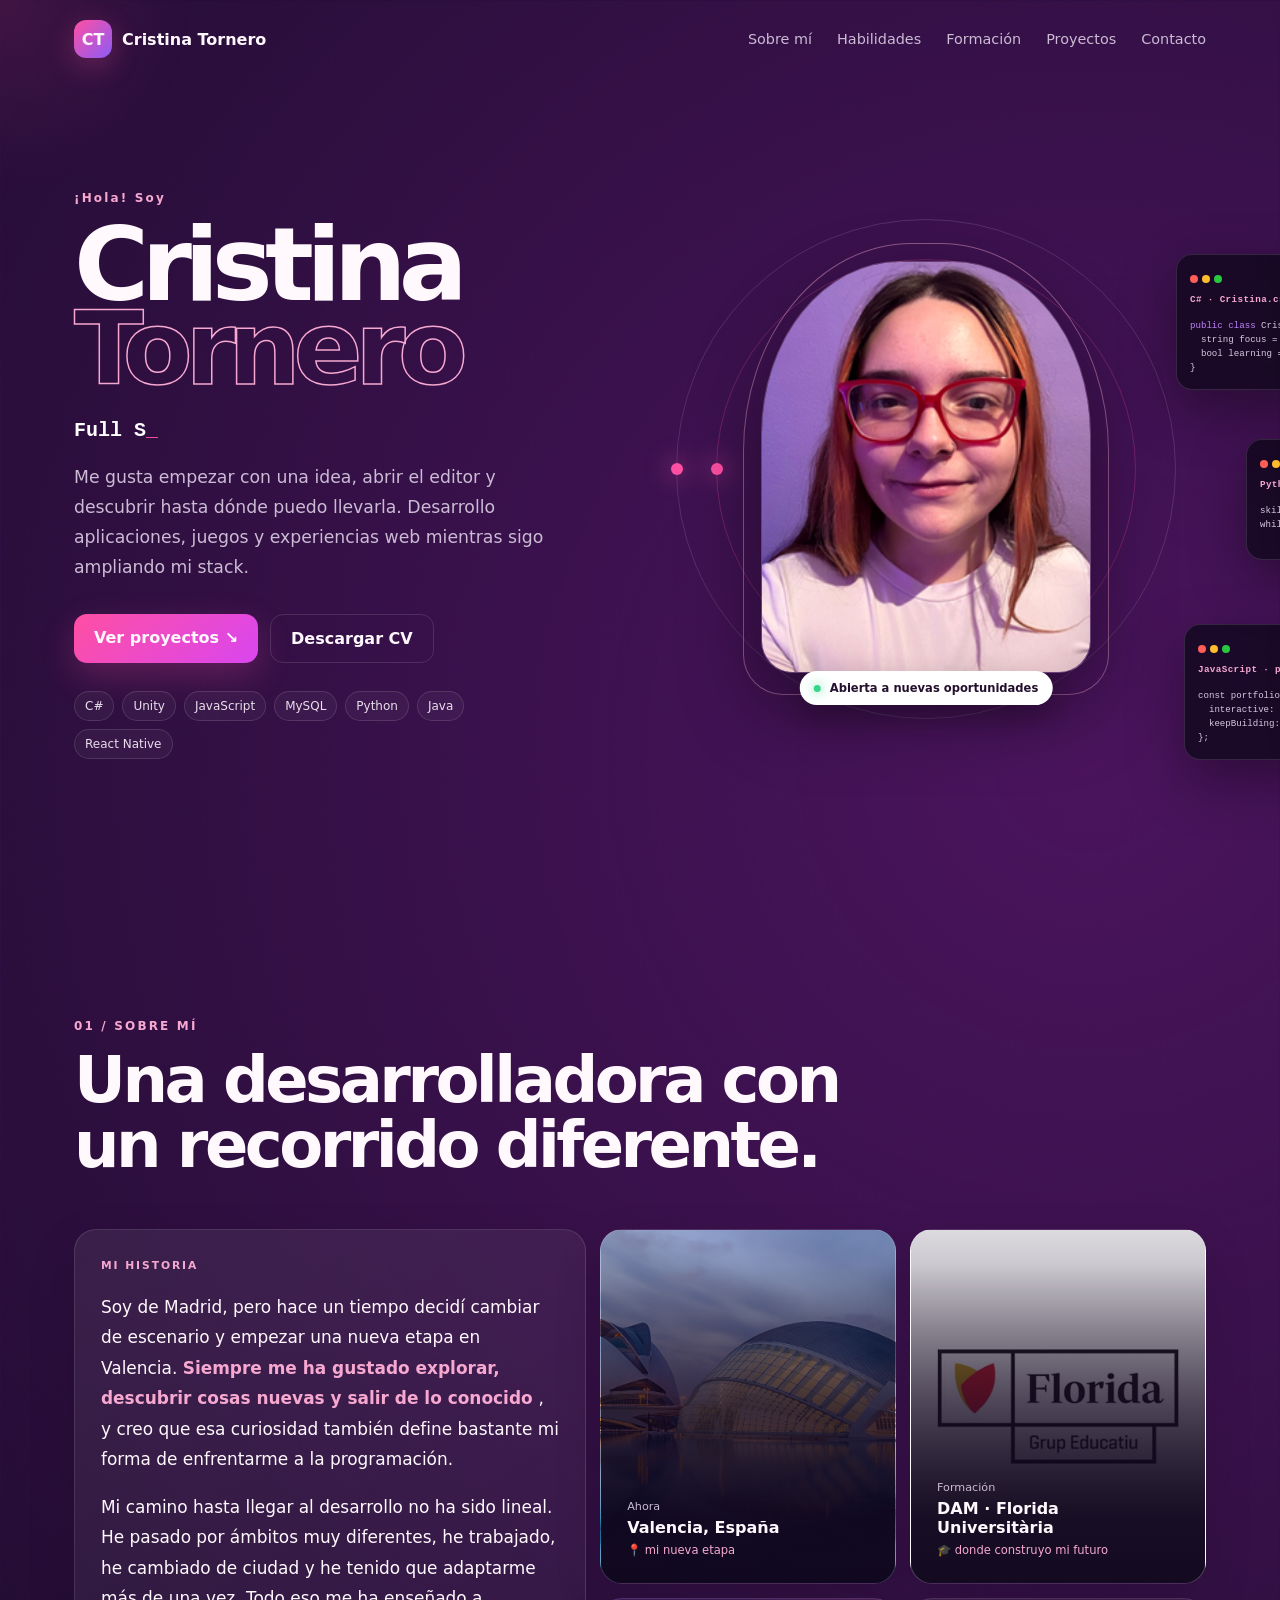
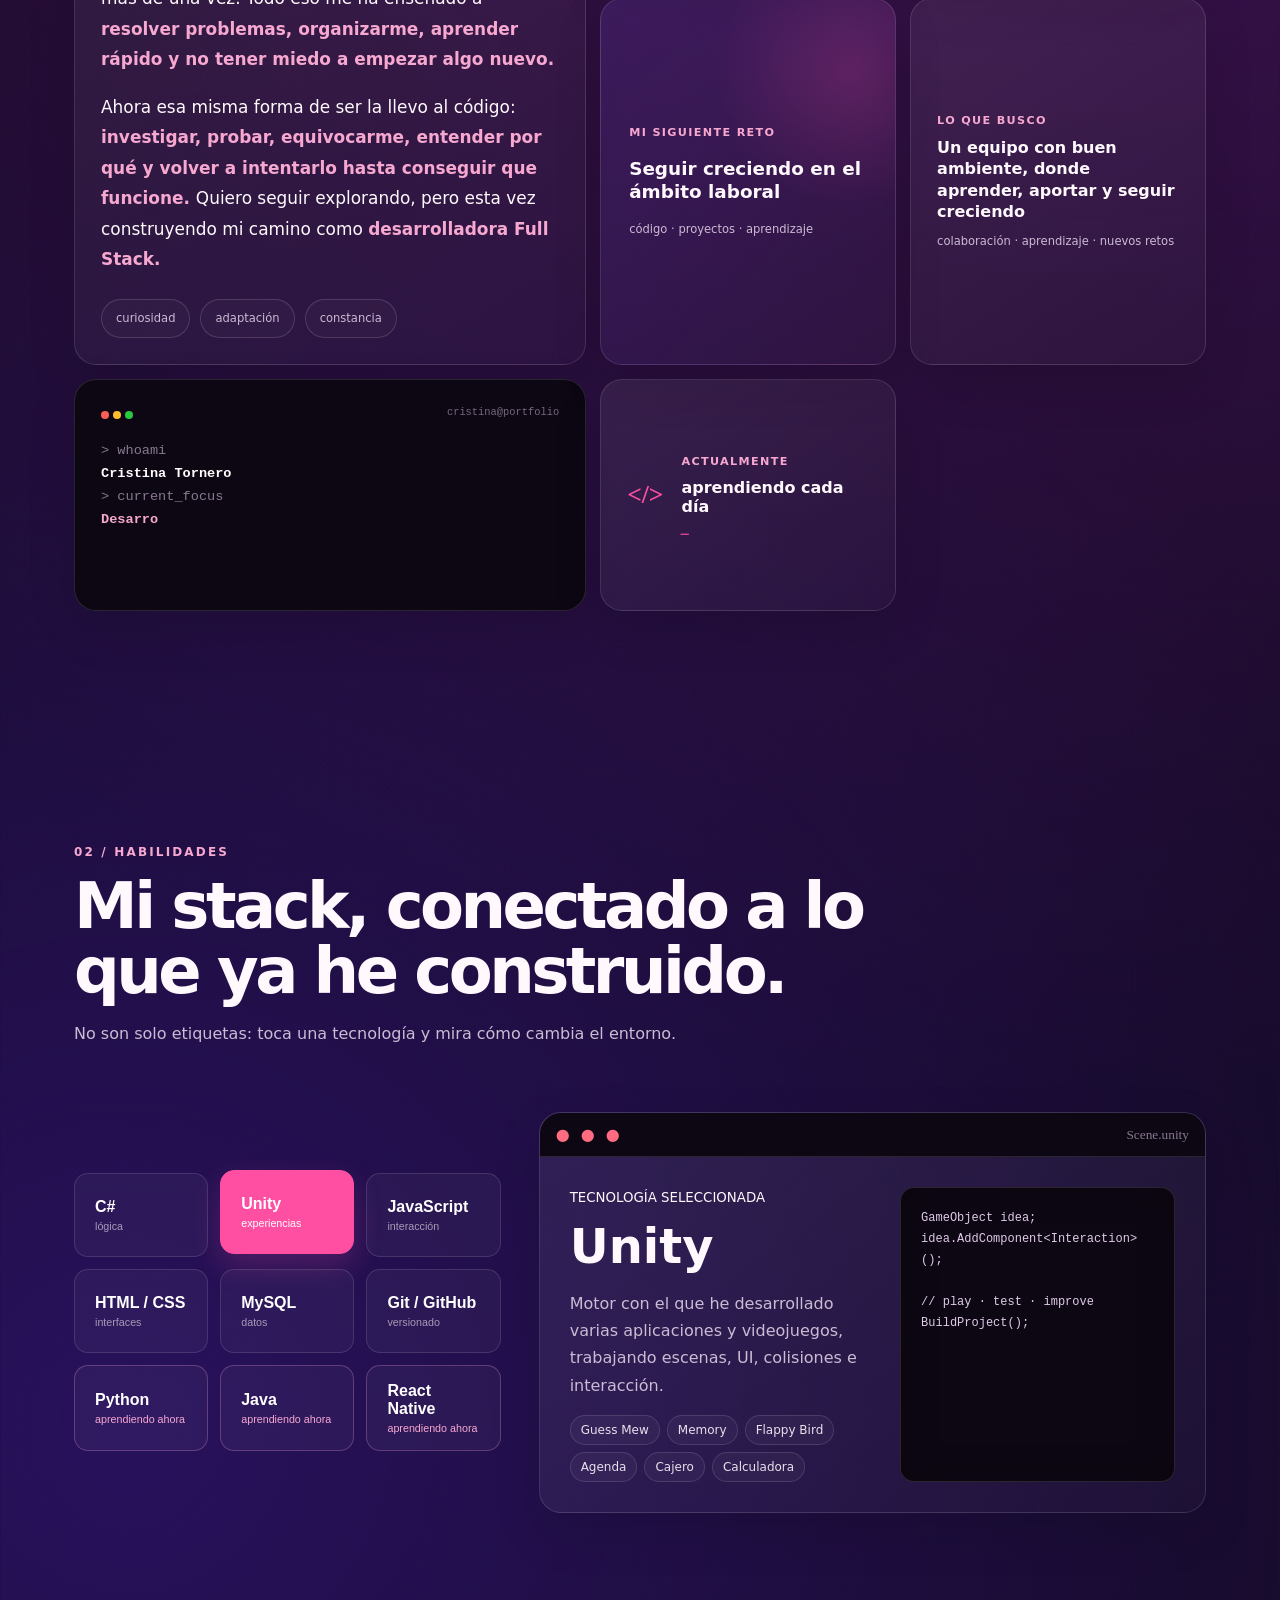
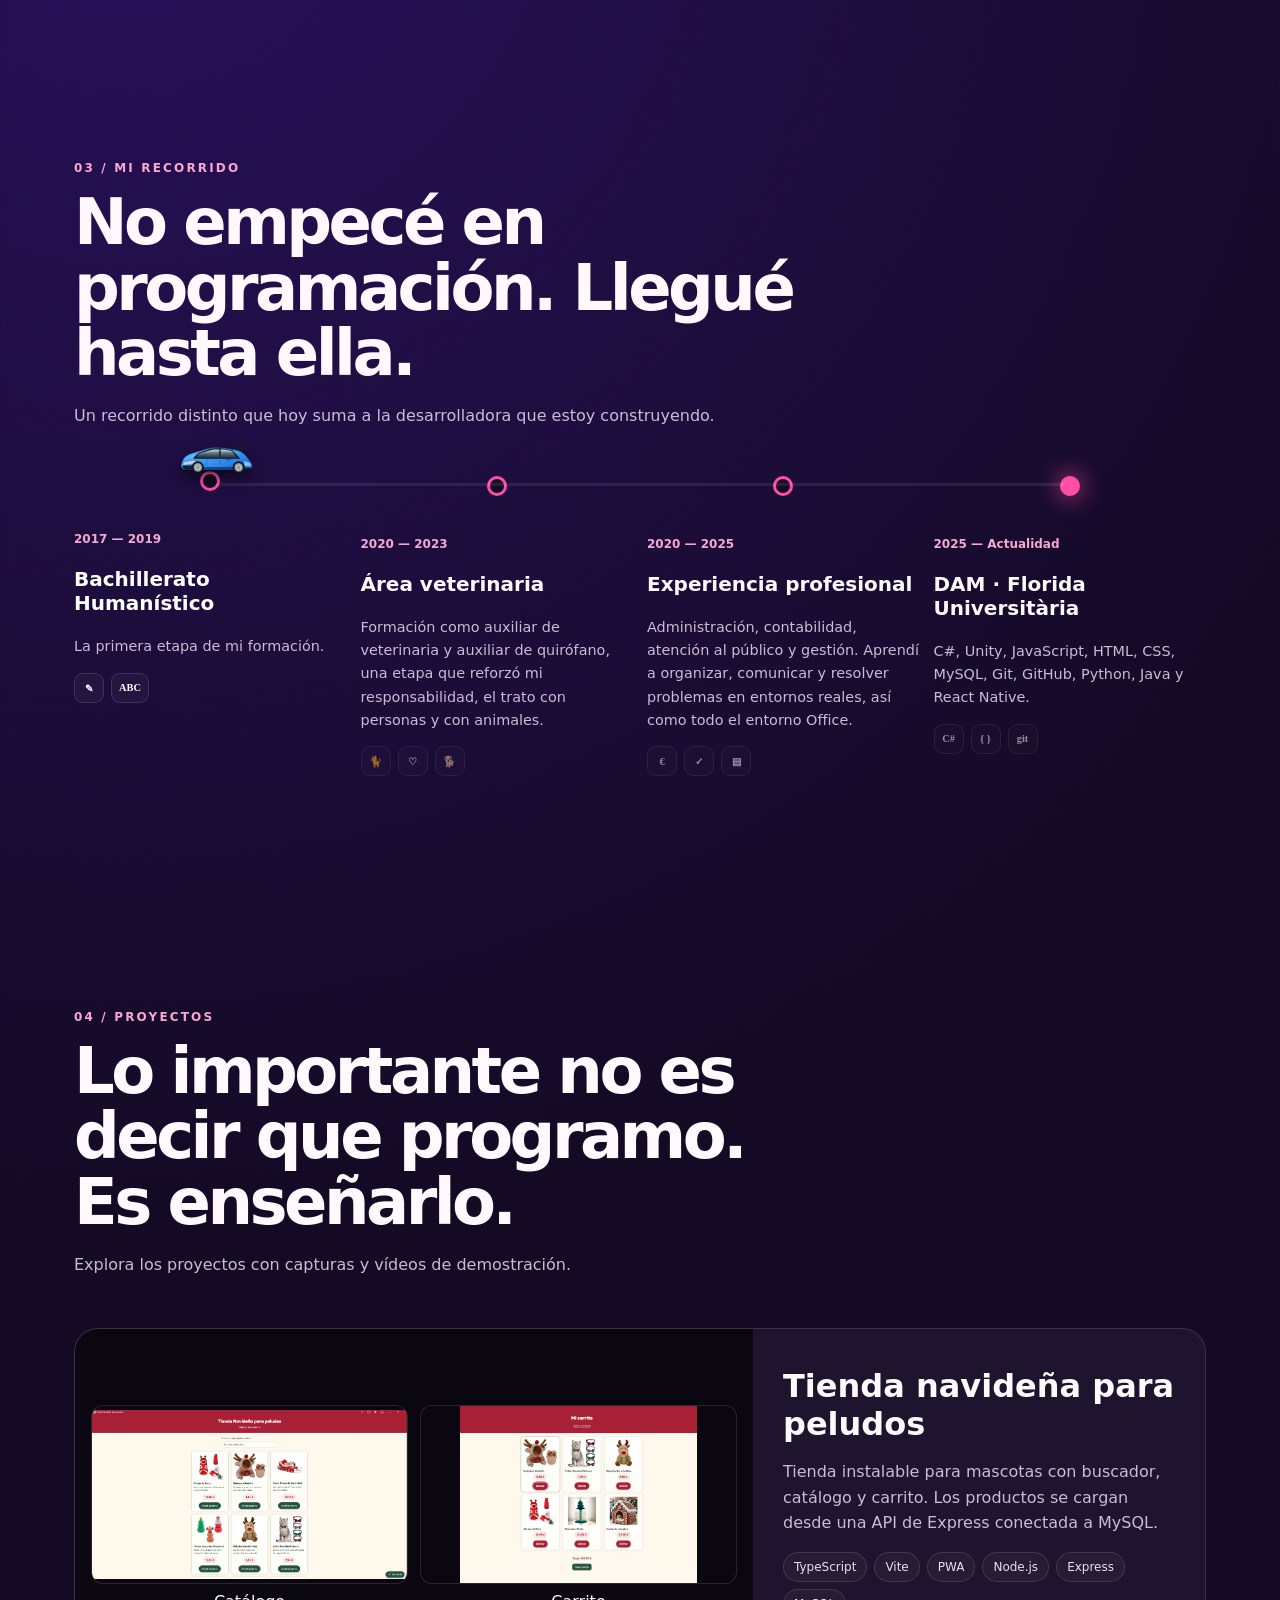
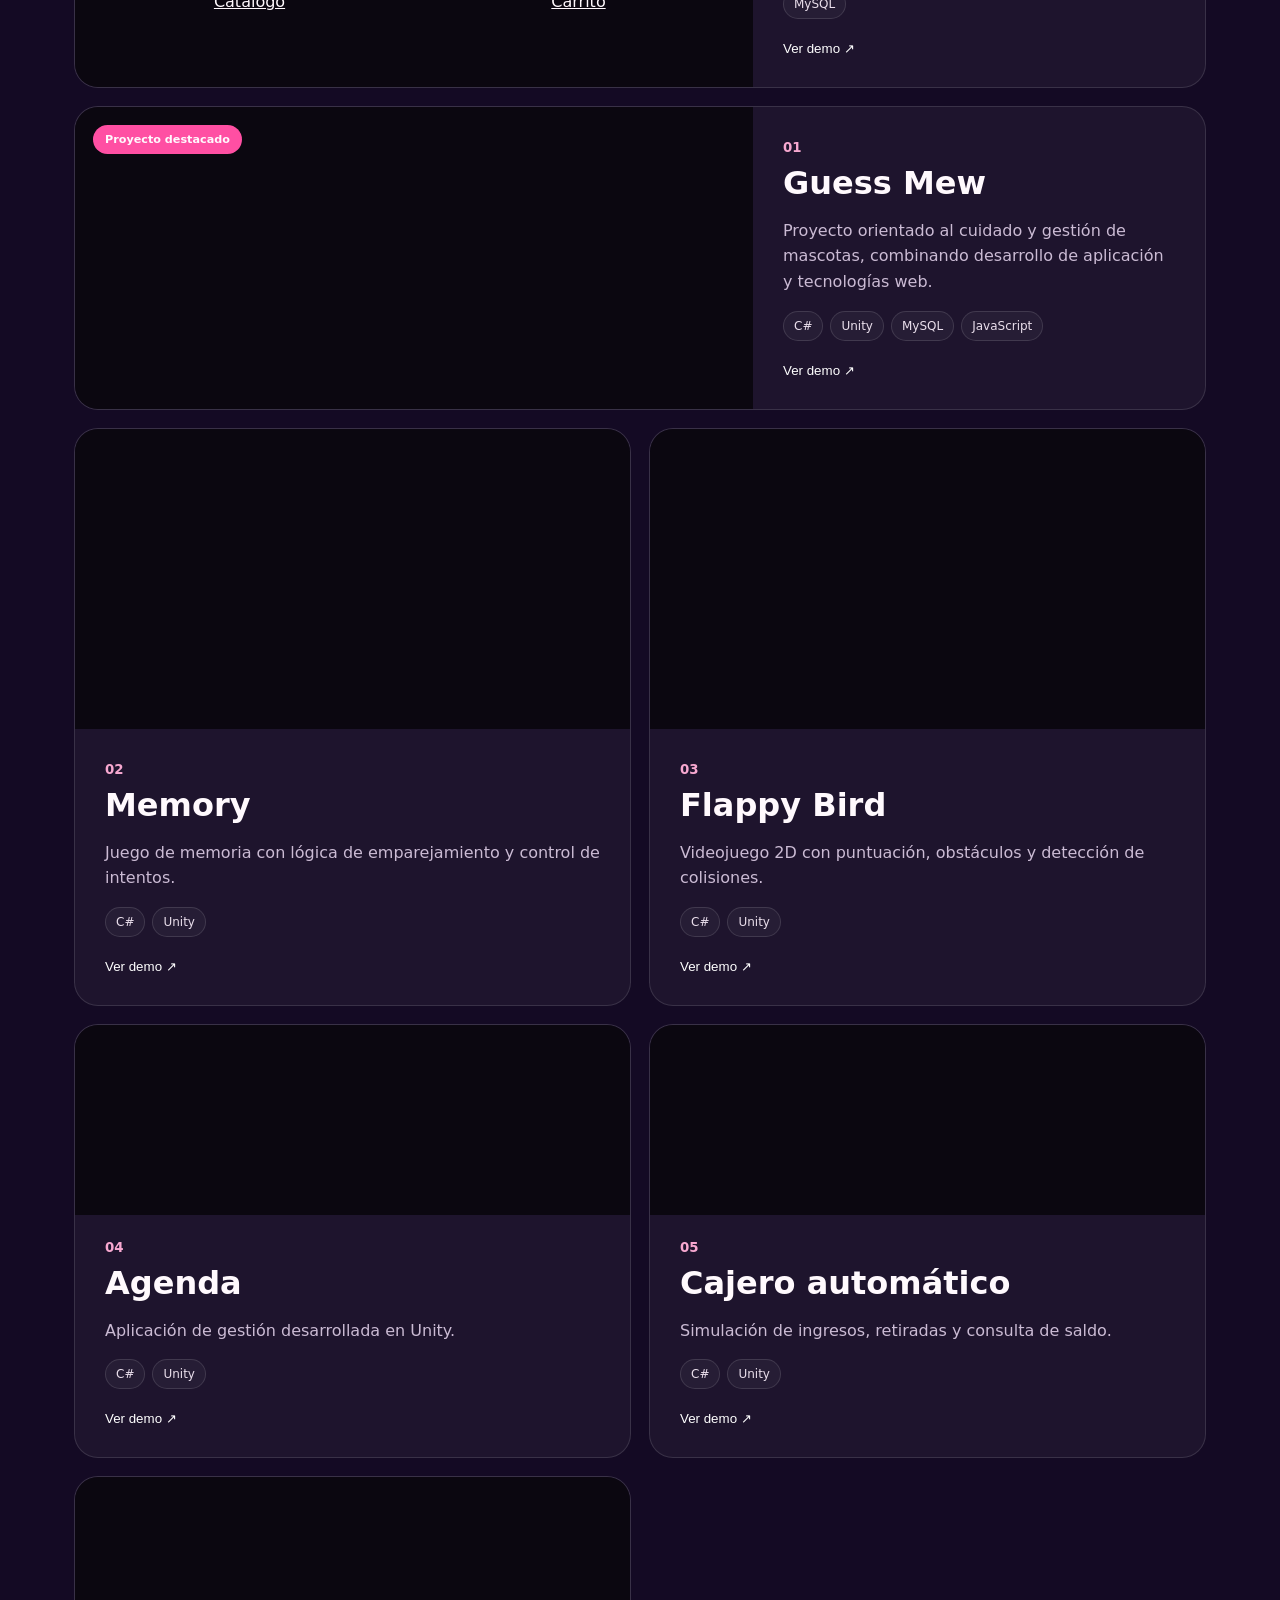
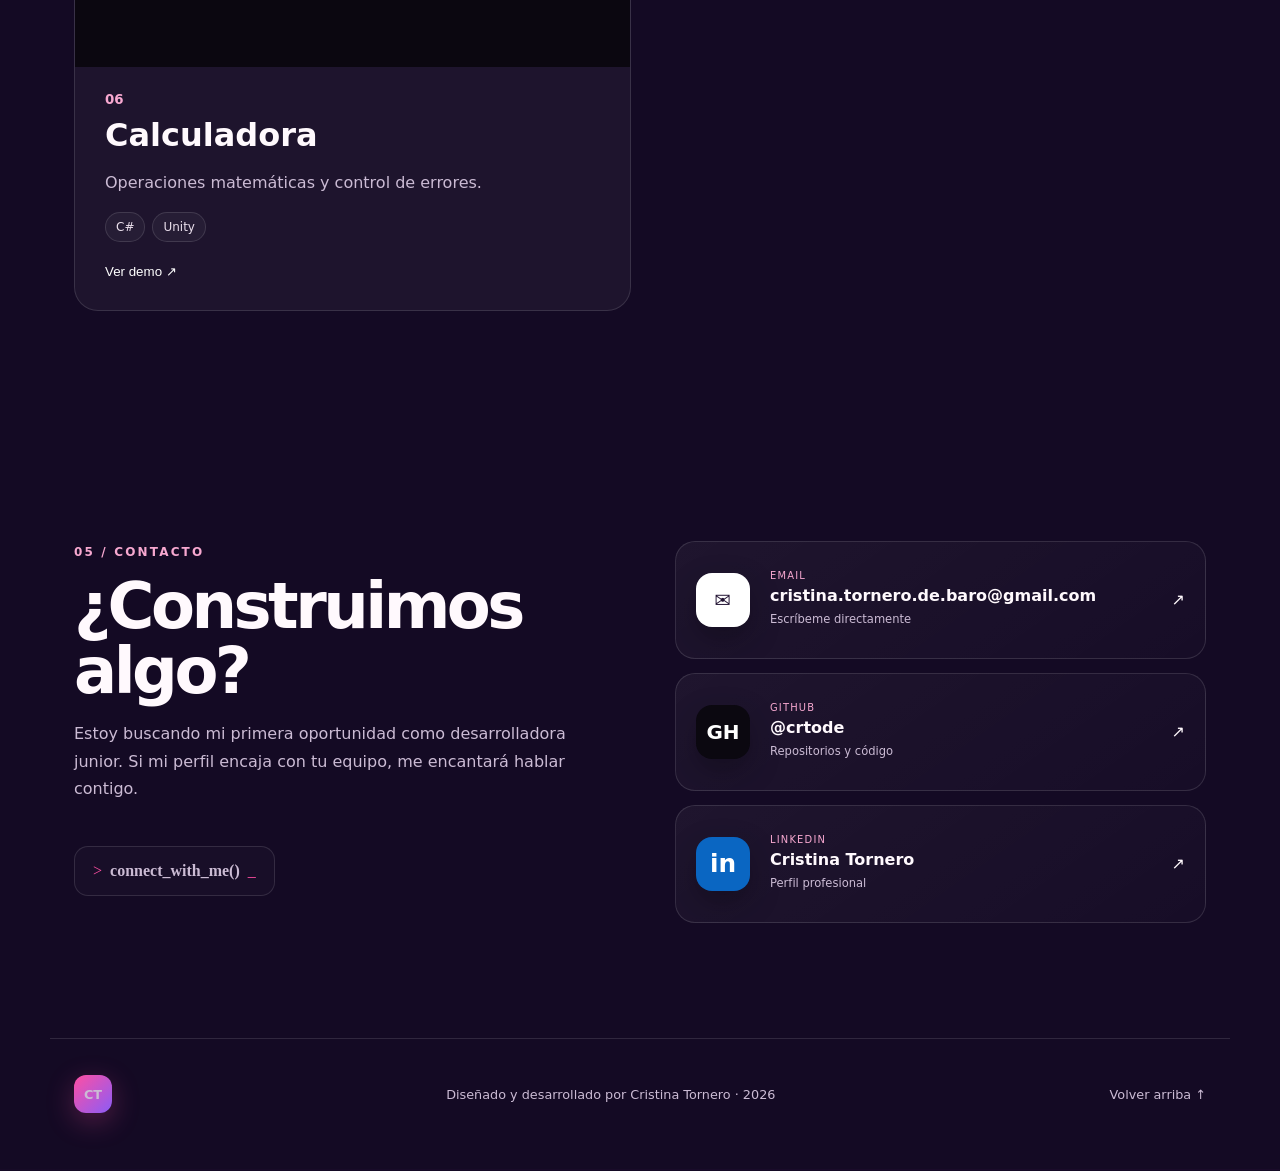
<file: portfolioWeb/index.html>
<!doctype html>
<html lang="es">
  <head>
    <meta charset="UTF-8" />
    <meta name="viewport" content="width=device-width,initial-scale=1" />
    <meta
      name="description"
      content="Portfolio de Cristina Tornero, estudiante de DAM y desarrolladora Full Stack."
    />
    <title>Cristina Tornero | Desarrolladora Full Stack</title>
    <link rel="stylesheet" href="estilos.css" />
  </head>
  <body>
    <div class="cursor-glow" aria-hidden="true"></div>
    <header class="site-header">
      <a class="brand" href="#inicio"><span>CT</span> Cristina Tornero</a
      ><button class="menu" aria-label="Abrir menú" aria-expanded="false">
        ☰
      </button>
      <nav>
        <a href="#sobre-mi">Sobre mí</a><a href="#habilidades">Habilidades</a
        ><a href="#formacion">Formación</a><a href="#proyectos">Proyectos</a
        ><a href="#contacto">Contacto</a>
      </nav>
    </header>
    <main>
      <section id="inicio" class="hero reveal">
        <div class="hero-copy">
          <p class="eyebrow">¡Hola! Soy</p>
          <h1>Cristina<br /><span>Tornero</span></h1>
          <p class="role">
            <span id="typed">Desarrolladora Full Stack</span
            ><span class="caret">_</span>
          </p>
          <p class="lead">
            Me gusta empezar con una idea, abrir el editor y descubrir hasta
            dónde puedo llevarla. Desarrollo aplicaciones, juegos y experiencias
            web mientras sigo ampliando mi stack.
          </p>
          <div class="actions">
            <a class="btn primary" href="#proyectos">Ver proyectos <b>↘</b></a
            ><a class="btn ghost" href="CV_CristinaTornero.pdf" target="_blank"
              >Descargar CV</a
            >
          </div>
          <div class="mini-stack">
            <span>C#</span><span>Unity</span><span>JavaScript</span
            ><span>MySQL</span><span>Python</span><span>Java</span
            ><span>React Native</span>
          </div>
        </div>
        <div class="hero-visual">
          <div class="orbit orbit-a"></div>
          <div class="orbit orbit-b"></div>
          <div class="photo-wrap tilt">
            <img src="FotoCris.png" alt="Cristina Tornero" /><span
              class="status"
              ><i></i> Abierta a nuevas oportunidades</span
            >
          </div>
          <div
            class="hero-code-stack"
            aria-label="Tecnologías que forman parte de mi aprendizaje"
          >
            <div class="code-card code-csharp float">
              <i></i><i></i><i></i><small>C# · Cristina.cs</small>
              <pre><code><em>public class</em> Cristina {
  string focus = <strong>"crear"</strong>;
  bool learning = <strong>true</strong>;
}</code></pre>
            </div>
            <div class="code-card code-python float">
              <i></i><i></i><i></i><small>Python · learning.py</small>
              <pre><code>skills = [<strong>"lógica"</strong>, <strong>"práctica"</strong>]
while learning:
    skills.append(<strong>"Python"</strong>)</code></pre>
            </div>
            <div class="code-card code-js float">
              <i></i><i></i><i></i><small>JavaScript · portfolio.js</small>
              <pre><code>const portfolio = {
  interactive: <strong>true</strong>,
  keepBuilding: <strong>true</strong>
};</code></pre>
            </div>
          </div>
        </div>
      </section>
      <section id="sobre-mi" class="section reveal">
        <div class="section-head">
          <span>01 / SOBRE MÍ</span>
          <h2>Una desarrolladora con un recorrido diferente.</h2>
        </div>

        <div class="about-grid">
          <article class="glass big">
            <span class="card-kicker">MI HISTORIA</span>

            <p>
              Soy de Madrid, pero hace un tiempo decidí cambiar de escenario y
              empezar una nueva etapa en Valencia.
              <strong>
                Siempre me ha gustado explorar, descubrir cosas nuevas y salir
                de lo conocido </strong
              >, y creo que esa curiosidad también define bastante mi forma de
              enfrentarme a la programación.
            </p>

            <p>
              Mi camino hasta llegar al desarrollo no ha sido lineal. He pasado
              por ámbitos muy diferentes, he trabajado, he cambiado de ciudad y
              he tenido que adaptarme más de una vez. Todo eso me ha enseñado a
              <strong>
                resolver problemas, organizarme, aprender rápido y no tener
                miedo a empezar algo nuevo.
              </strong>
            </p>

            <p>
              Ahora esa misma forma de ser la llevo al código:
              <strong>
                investigar, probar, equivocarme, entender por qué y volver a
                intentarlo hasta conseguir que funcione.
              </strong>
              Quiero seguir explorando, pero esta vez construyendo mi camino
              como
              <strong>desarrolladora Full Stack.</strong>
            </p>

            <div class="about-tags">
              <span>curiosidad</span>
              <span>adaptación</span>
              <span>constancia</span>
            </div>
          </article>
          <article class="glass fact visual-card valencia-card">
            <div class="fact-content">
              <small>Ahora</small>
              <b>Valencia, España</b>
              <span>📍 mi nueva etapa</span>
            </div>
          </article>
          <article class="glass fact visual-card campus-card">
            <div class="fact-content">
              <small>Formación</small>
              <b>DAM · Florida Universitària</b>
              <span>🎓 donde construyo mi futuro</span>
            </div>
          </article>
          <article class="glass fact goal-card">
            <small>Mi siguiente reto</small>
            <b>Seguir creciendo en el ámbito laboral</b>
            <span>código · proyectos · aprendizaje</span>
          </article>
          <article class="glass fact looking-card">
            <div>
              <small>Lo que busco</small>
              <b
                >Un equipo con buen ambiente, donde aprender, aportar y seguir
                creciendo</b
              >
              <em>colaboración · aprendizaje · nuevos retos</em>
            </div>
          </article>
          <article class="glass terminal terminal-live">
            <div class="terminal-top">
              <span></span><span></span><span></span
              ><small>cristina@portfolio</small>
            </div>
            <div
              id="about-terminal"
              class="typing-terminal"
              aria-live="polite"
            ></div>
          </article>
          <article class="mini-code glass">
            <span>&lt;/&gt;</span>
            <div>
              <small>Actualmente</small
              ><b id="mini-typed">construyendo proyectos</b
              ><i class="caret">_</i>
            </div>
          </article>
        </div>
      </section>

      <section id="habilidades" class="section reveal">
        <div class="section-head">
          <span>02 / HABILIDADES</span>
          <h2>Mi stack, conectado a lo que ya he construido.</h2>
          <p>
            No son solo etiquetas: toca una tecnología y mira cómo cambia el
            entorno.
          </p>
        </div>
        <div class="skills-stage">
          <div class="skill-cloud" role="list">
            <button class="skill-chip active" data-skill="C#">
              <b>C#</b><small>lógica</small></button
            ><button class="skill-chip" data-skill="Unity">
              <b>Unity</b><small>experiencias</small></button
            ><button class="skill-chip" data-skill="JavaScript">
              <b>JavaScript</b><small>interacción</small></button
            ><button class="skill-chip" data-skill="HTML / CSS">
              <b>HTML / CSS</b><small>interfaces</small></button
            ><button class="skill-chip" data-skill="MySQL">
              <b>MySQL</b><small>datos</small></button
            ><button class="skill-chip" data-skill="Git / GitHub">
              <b>Git / GitHub</b><small>versionado</small></button
            ><button class="skill-chip learning" data-skill="Python">
              <b>Python</b><small>aprendiendo ahora</small></button
            ><button class="skill-chip learning" data-skill="Java">
              <b>Java</b><small>aprendiendo ahora</small></button
            ><button class="skill-chip learning" data-skill="React Native">
              <b>React Native</b><small>aprendiendo ahora</small>
            </button>
          </div>
          <div class="skill-console glass">
            <div class="console-head">
              <span>● ● ●</span><small id="skill-file">Cristina.cs</small>
            </div>
            <div class="skill-main">
              <div>
                <small>TECNOLOGÍA SELECCIONADA</small>
                <h3 id="skill-title">C#</h3>
                <p id="skill-text">
                  Mi lenguaje principal en los proyectos desarrollados con
                  Unity. Lo he usado para lógica, interacción, estados y
                  mecánicas.
                </p>
                <div id="skill-projects" class="tags">
                  <span>Guess Mew</span><span>Memory</span
                  ><span>Flappy bird</span><span>Agenda</span><span>Cajero</span
                  ><span>Calculadora</span>
                </div>
              </div>
              <pre id="skill-code"><code>public class Cristina : Developer {
  string language = "C#";
  bool building = true;
}</code></pre>
            </div>
          </div>
        </div>
      </section>

      <section id="formacion" class="section reveal">
        <div class="section-head">
          <span>03 / MI RECORRIDO</span>
          <h2>No empecé en programación. Llegué hasta ella.</h2>
          <p>
            Un recorrido distinto que hoy suma a la desarrolladora que estoy
            construyendo.
          </p>
        </div>
        <div class="journey-wrap">
          <div class="journey-line">
            <div class="journey-progress"></div>
            <div class="car" aria-hidden="true">
              <img src="ford-focus-illustration.svg" alt="" />
            </div>
          </div>
          <div class="journey">
            <article data-step="0">
              <time>2017 — 2019</time>
              <h3>Bachillerato Humanístico</h3>
              <p>La primera etapa de mi formación.</p>
              <div class="stage-deco"><span>✎</span><span>ABC</span></div>
            </article>
            <article data-step="1">
              <time>2020 — 2023</time>
              <h3>Área veterinaria</h3>
              <p>
                Formación como auxiliar de veterinaria y auxiliar de quirófano,
                una etapa que reforzó mi responsabilidad, el trato con personas
                y con animales.
              </p>
              <div class="stage-deco">
                <span>🐈</span><span>♡</span><span>🐕</span>
              </div>
            </article>
            <article data-step="2">
              <time>2020 — 2025</time>
              <h3>Experiencia profesional</h3>
              <p>
                Administración, contabilidad, atención al público y gestión.
                Aprendí a organizar, comunicar y resolver problemas en entornos
                reales, así como todo el entorno Office.
              </p>
              <div class="stage-deco">
                <span>€</span><span>✓</span><span>▤</span>
              </div>
            </article>
            <article class="current" data-step="3">
              <time>2025 — Actualidad</time>
              <h3>DAM · Florida Universitària</h3>
              <p>
                C#, Unity, JavaScript, HTML, CSS, MySQL, Git, GitHub, Python,
                Java y React Native.
              </p>
              <div class="stage-deco">
                <span>C#</span><span>{ }</span><span>git</span>
              </div>
            </article>
          </div>
        </div>
      </section>

      <section id="proyectos" class="section projects reveal">
        <div class="section-head">
          <span>04 / PROYECTOS</span>
          <h2>Lo importante no es decir que programo.<br />Es enseñarlo.</h2>
          <p>Explora los proyectos con capturas y vídeos de demostración.</p>
        </div>
        <div class="project-grid">
          <article class="project featured shop-project tilt">
            <div class="project-media shop-gallery">
              <a href="capturas/tienda/catalogo.png">
                <img src="capturas/tienda/catalogo.png" alt="Ver captura completa del catálogo de la tienda" loading="lazy" />
                <span>Catálogo</span>
              </a>
              <a href="capturas/tienda/carrito.png">
                <img src="capturas/tienda/carrito.png" alt="Ver captura completa del carrito de la tienda" loading="lazy" />
                <span>Carrito</span>
              </a>
            </div>
            <div class="project-copy">
              <h3>Tienda navideña para peludos</h3>
              <p>
                Tienda instalable para mascotas con buscador, catálogo y carrito.
                Los productos se cargan desde una API de Express conectada a MySQL.
              </p>
              <div class="tags">
                <span>TypeScript</span><span>Vite</span><span>PWA</span>
                <span>Node.js</span><span>Express</span><span>MySQL</span>
              </div>
              <button type="button" data-project="tienda">Ver demo ↗</button>
            </div>
          </article>
          <article class="project featured tilt" data-project="guess">
            <div class="project-media">
              <video
                muted
                loop
                playsinline
                preload="metadata"
                src="JugandoGuessMew(1).mp4"
              ></video
              ><span>Proyecto destacado</span>
            </div>
            <div class="project-copy">
              <small>01</small>
              <h3>Guess Mew</h3>
              <p>
                Proyecto orientado al cuidado y gestión de mascotas, combinando
                desarrollo de aplicación y tecnologías web.
              </p>
              <div class="tags">
                <span>C#</span><span>Unity</span><span>MySQL</span
                ><span>JavaScript</span>
              </div>
              <button>Ver demo ↗</button>
            </div>
          </article>
          <article class="project tilt" data-project="memory">
            <div class="project-media">
              <video
                muted
                loop
                playsinline
                preload="metadata"
                src="JugandoMemory(1).mp4"
              ></video>
            </div>
            <div class="project-copy">
              <small>02</small>
              <h3>Memory</h3>
              <p>
                Juego de memoria con lógica de emparejamiento y control de
                intentos.
              </p>
              <div class="tags"><span>C#</span><span>Unity</span></div>
              <button>Ver demo ↗</button>
            </div>
          </article>
          <article class="project tilt" data-project="floppi">
            <div class="project-media">
              <video
                muted
                loop
                playsinline
                preload="metadata"
                src="JugandoFloppiBird(1).mp4"
              ></video>
            </div>
            <div class="project-copy">
              <small>03</small>
              <h3>Flappy Bird</h3>
              <p>
                Videojuego 2D con puntuación, obstáculos y detección de
                colisiones.
              </p>
              <div class="tags"><span>C#</span><span>Unity</span></div>
              <button>Ver demo ↗</button>
            </div>
          </article>
          <article class="project tilt" data-project="agenda">
            <div class="project-media small">
              <video
                muted
                loop
                playsinline
                preload="metadata"
                src="JugandoAgenda(1).mp4"
              ></video>
            </div>
            <div class="project-copy">
              <small>04</small>
              <h3>Agenda</h3>
              <p>Aplicación de gestión desarrollada en Unity.</p>
              <div class="tags"><span>C#</span><span>Unity</span></div>
              <button>Ver demo ↗</button>
            </div>
          </article>
          <article class="project tilt" data-project="cajero">
            <div class="project-media small">
              <video
                muted
                loop
                playsinline
                preload="metadata"
                src="JugandoCajero(1).mp4"
              ></video>
            </div>
            <div class="project-copy">
              <small>05</small>
              <h3>Cajero automático</h3>
              <p>Simulación de ingresos, retiradas y consulta de saldo.</p>
              <div class="tags"><span>C#</span><span>Unity</span></div>
              <button>Ver demo ↗</button>
            </div>
          </article>
          <article class="project tilt" data-project="calculadora">
            <div class="project-media small">
              <video
                muted
                loop
                playsinline
                preload="metadata"
                src="JugandoCalculadora(1).mp4"
              ></video>
            </div>
            <div class="project-copy">
              <small>06</small>
              <h3>Calculadora</h3>
              <p>Operaciones matemáticas y control de errores.</p>
              <div class="tags"><span>C#</span><span>Unity</span></div>
              <button>Ver demo ↗</button>
            </div>
          </article>
        </div>
      </section>

      <section id="contacto" class="section contact reveal">
        <div class="contact-intro">
          <span class="eyebrow">05 / CONTACTO</span>
          <h2>¿Construimos algo?</h2>
          <p>
            Estoy buscando mi primera oportunidad como desarrolladora junior. Si
            mi perfil encaja con tu equipo, me encantará hablar contigo.
          </p>
          <div class="contact-code">
            <span>&gt;</span><b>connect_with_me()</b><i class="caret">_</i>
          </div>
        </div>
        <div class="contact-cards">
          <a
            class="contact-card mail"
            href="mailto:cristina.tornero.de.baro@gmail.com"
            ><div class="contact-logo">✉</div>
            <div>
              <small>EMAIL</small><b>cristina.tornero.de.baro@gmail.com</b>
              <p>Escríbeme directamente</p>
            </div>
            <span>↗</span>
            <div class="contact-preview">
              <strong>Nuevo mensaje</strong><em>Para: Cristina Tornero</em>
              <p>Hola Cristina, hemos visto tu portfolio...</p>
            </div></a
          >
          <a
            class="contact-card github"
            href="https://github.com/crtode"
            target="_blank"
            rel="noreferrer"
            ><div class="contact-logo">GH</div>
            <div>
              <small>GITHUB</small><b>@crtode</b>
              <p>Repositorios y código</p>
            </div>
            <span>↗</span>
            <div class="contact-preview">
              <strong>crtode / repositories</strong
              ><em>Memory · GuessMew · Flappy Bird</em>
              <div class="commit"><i></i><i></i><i></i><i></i><i></i></div></div
          ></a>
          <a
            class="contact-card linkedin"
            href="https://www.linkedin.com/in/cristina-tornero-de-baro-393679344/"
            target="_blank"
            rel="noreferrer"
            ><div class="contact-logo">in</div>
            <div>
              <small>LINKEDIN</small><b>Cristina Tornero</b>
              <p>Perfil profesional</p>
            </div>
            <span>↗</span>
            <div class="contact-preview">
              <strong>Cristina Tornero</strong
              ><em>Junior Software Developer · DAM</em>
              <p>C# · Unity · JavaScript · MySQL</p>
            </div></a
          >
        </div>
      </section>
    </main>
    <footer>
      <a class="brand" href="#inicio"><span>CT</span></a>
      <p>Diseñado y desarrollado por Cristina Tornero · 2026</p>
      <a href="#inicio">Volver arriba ↑</a>
    </footer>
    <div class="modal" aria-hidden="true">
      <button class="modal-close" aria-label="Cerrar">×</button>
      <div class="modal-box">
        <div class="modal-video"><video controls playsinline></video></div>
        <div class="modal-info">
          <small>DEMO DEL PROYECTO</small>
          <h2></h2>
          <p></p>
          <div class="tags"></div>
        </div>
      </div>
    </div>
    <script src="script.js?v=tienda-demo"></script>
  </body>
</html>
</file>
<file: portfolioWeb/estilos.css>
:root {
  --bg: #140a24;
  --bg2: #24103c;
  --card: #211232;
  --pink: #ff4fa3;
  --pink2: #f7a8d0;
  --violet: #8b5cf6;
  --text: #fff9fd;
  --muted: #cbbbd4;
  --line: rgba(255, 255, 255, 0.12);
  --max: 1180px;
}
* {
  box-sizing: border-box;
}
html {
  scroll-behavior: smooth;
}
body {
  margin: 0;
  background:
    radial-gradient(circle at 85% 10%, #4b145e 0, transparent 28%),
    radial-gradient(circle at 10% 40%, #28115c 0, transparent 30%), var(--bg);
  color: var(--text);
  font-family:
    Inter,
    ui-sans-serif,
    system-ui,
    -apple-system,
    "Segoe UI",
    sans-serif;
  overflow-x: hidden;
}
body:before {
  content: "";
  position: fixed;
  inset: 0;
  pointer-events: none;
  opacity: 0.17;
  background-image:
    linear-gradient(rgba(255, 255, 255, 0.025) 1px, transparent 1px),
    linear-gradient(90deg, rgba(255, 255, 255, 0.025) 1px, transparent 1px);
  background-size: 38px 38px;
}
.cursor-glow {
  position: fixed;
  width: 420px;
  height: 420px;
  border-radius: 50%;
  background: radial-gradient(
    circle,
    rgba(255, 79, 163, 0.12),
    transparent 65%
  );
  pointer-events: none;
  transform: translate(-50%, -50%);
  z-index: 0;
}
a {
  color: inherit;
}
.site-header {
  height: 78px;
  max-width: var(--max);
  margin: auto;
  padding: 0 24px;
  display: flex;
  align-items: center;
  justify-content: space-between;
  position: relative;
  z-index: 20;
}
.brand {
  text-decoration: none;
  font-weight: 750;
  display: flex;
  align-items: center;
  gap: 10px;
}
.brand span {
  display: grid;
  place-items: center;
  width: 38px;
  height: 38px;
  border-radius: 12px;
  background: linear-gradient(135deg, var(--pink), var(--violet));
  box-shadow: 0 8px 28px rgba(255, 79, 163, 0.28);
}
nav {
  display: flex;
  align-items: center;
  gap: 25px;
}
nav a {
  text-decoration: none;
  color: var(--muted);
  font-size: 0.9rem;
  transition: 0.2s;
}
nav a:hover {
  color: #fff;
}
.nav-cta {
  border: 1px solid var(--line);
  padding: 10px 16px;
  border-radius: 999px;
}
.menu {
  display: none;
  background: none;
  border: 0;
  color: #fff;
  font-size: 1.5rem;
}
.hero,
.section {
  max-width: var(--max);
  margin: auto;
  padding-left: 24px;
  padding-right: 24px;
  position: relative;
  z-index: 1;
}
.hero {
  min-height: calc(100vh - 78px);
  display: grid;
  grid-template-columns: 1.05fr 0.95fr;
  align-items: center;
  gap: 60px;
  padding-top: 50px;
  padding-bottom: 90px;
}
.eyebrow,
.section-head > span {
  color: var(--pink2);
  font-weight: 800;
  letter-spacing: 0.18em;
  font-size: 0.75rem;
}
.hero h1 {
  font-size: clamp(4rem, 8vw, 7.5rem);
  line-height: 0.82;
  letter-spacing: -0.075em;
  margin: 18px 0 28px;
}
.hero h1 span {
  color: transparent;
  -webkit-text-stroke: 1.5px var(--pink2);
}
.role {
  font:
    600 1.25rem ui-monospace,
    SFMono-Regular,
    Menlo,
    monospace;
  color: #fff;
}
.caret {
  color: var(--pink);
  animation: blink 1s infinite;
}
.lead {
  color: var(--muted);
  font-size: 1.08rem;
  line-height: 1.75;
  max-width: 620px;
}
.actions {
  display: flex;
  gap: 12px;
  margin-top: 32px;
  flex-wrap: wrap;
}
.btn {
  padding: 14px 20px;
  border-radius: 13px;
  text-decoration: none;
  font-weight: 750;
  border: 1px solid var(--line);
  transition: 0.25s;
}
.btn.primary {
  background: linear-gradient(135deg, var(--pink), #d946ef);
  border: 0;
  box-shadow: 0 12px 34px rgba(255, 79, 163, 0.24);
}
.btn:hover {
  transform: translateY(-3px);
}
.mini-stack {
  display: flex;
  gap: 8px;
  flex-wrap: wrap;
  margin-top: 28px;
}
.mini-stack span,
.tags span {
  border: 1px solid var(--line);
  background: rgba(255, 255, 255, 0.04);
  padding: 7px 10px;
  border-radius: 999px;
  font-size: 0.75rem;
  color: #eadfec;
}
.hero-visual {
  min-height: 570px;
  position: relative;
  display: grid;
  place-items: center;
}
.photo-wrap {
  position: relative;
  width: min(330px, 70%);
  z-index: 3;
  transition: transform 0.2s;
}
.photo-wrap img {
  width: 100%;
  aspect-ratio: 4/5;
  object-fit: cover;
  border-radius: 42% 42% 32px 32px;
  filter: saturate(0.9) contrast(1.02);
  box-shadow: 0 35px 80px rgba(0, 0, 0, 0.45);
  border: 1px solid rgba(255, 255, 255, 0.2);
}
.photo-wrap:before {
  content: "";
  position: absolute;
  inset: -18px;
  border: 1px solid rgba(247, 168, 208, 0.45);
  border-radius: 46% 46% 40px 40px;
  z-index: -1;
}
.status {
  position: absolute;
  bottom: -18px;
  left: 50%;
  transform: translateX(-50%);
  white-space: nowrap;
  background: #fff;
  color: #24102e;
  border-radius: 999px;
  padding: 10px 14px;
  font-size: 0.72rem;
  font-weight: 800;
  box-shadow: 0 12px 30px rgba(0, 0, 0, 0.25);
}
.status:first-letter {
  color: #3ad38a;
}
.orbit {
  position: absolute;
  border: 1px solid rgba(255, 255, 255, 0.12);
  border-radius: 50%;
  animation: spin 20s linear infinite;
}
.orbit-a {
  width: 500px;
  height: 500px;
}
.orbit-b {
  width: 420px;
  height: 420px;
  border-color: rgba(255, 79, 163, 0.25);
  animation-direction: reverse;
  animation-duration: 14s;
}
.orbit:after {
  content: "";
  position: absolute;
  width: 12px;
  height: 12px;
  border-radius: 50%;
  background: var(--pink);

  top: 50%;
  left: -6px;

  transform: translateY(-50%);
  box-shadow: 0 0 25px var(--pink);
}
.code-card {
  position: absolute;
  right: -20px;
  bottom: 60px;
  width: 300px;
  padding: 16px;
  border: 1px solid var(--line);
  background: rgba(18, 8, 30, 0.82);
  backdrop-filter: blur(14px);
  border-radius: 16px;
  z-index: 4;
  box-shadow: 0 20px 55px rgba(0, 0, 0, 0.35);
}
.code-card i,
.terminal-top span {
  display: inline-block;
  width: 8px;
  height: 8px;
  border-radius: 50%;
  background: #ff5f57;
  margin-right: 4px;
}
.code-card i:nth-child(2),
.terminal-top span:nth-child(2) {
  background: #febc2e;
}
.code-card i:nth-child(3),
.terminal-top span:nth-child(3) {
  background: #28c840;
}
.code-card pre {
  margin: 14px 0 0;
  color: #d9c8e2;
  font-size: 0.75rem;
  line-height: 1.65;
}
.code-card em {
  color: #c084fc;
  font-style: normal;
}
.code-card strong {
  color: #ff88bd;
}
.float {
  animation: float 4s ease-in-out infinite;
}
.section {
  padding-top: 115px;
  padding-bottom: 115px;
}
.section-head {
  max-width: 800px;
  margin-bottom: 50px;
}
.section-head h2,
.contact h2 {
  font-size: clamp(2.4rem, 5vw, 4.7rem);
  line-height: 1.02;
  letter-spacing: -0.055em;
  margin: 14px 0 16px;
}
.section-head p,
.contact p {
  color: var(--muted);
  line-height: 1.7;
}
.glass {
  border: 1px solid var(--line);
  background: linear-gradient(
    145deg,
    rgba(255, 255, 255, 0.075),
    rgba(255, 255, 255, 0.025)
  );
  border-radius: 22px;
  padding: 26px;
  box-shadow: 0 18px 50px rgba(0, 0, 0, 0.12);
}
.about-grid {
  display: grid;
  grid-template-columns: 1.5fr 0.75fr 0.75fr;
  gap: 14px;
}
.about-grid .big {
  grid-row: span 2;
  font-size: 1.06rem;
  line-height: 1.8;
}
.about-grid .big strong {
  color: var(--pink2);
}
.fact {
  display: flex;
  align-items: center;
  gap: 14px;
}
.fact > span {
  font-size: 1.7rem;
}
.fact small,
.fact b {
  display: block;
}
.fact small {
  color: var(--muted);
  font-size: 0.7rem;
  margin-bottom: 5px;
}
.terminal {
  grid-column: 2/4;
  background: #0d0713;
  font-family: ui-monospace, monospace;
}
.terminal p {
  color: #8d7a98;
  margin-bottom: 4px;
}
.terminal b {
  display: block;
  margin-bottom: 12px;
}
.pink {
  color: var(--pink2);
}
.skills-layout {
  display: grid;
  grid-template-columns: 0.85fr 1.15fr;
  gap: 28px;
  align-items: start;
}
.skill-cloud {
  display: flex;
  flex-wrap: wrap;
  gap: 12px;
}
.skill-chip {
  appearance: none;
  border: 1px solid var(--line);
  background: rgba(255, 255, 255, 0.04);
  color: #fff;
  padding: 16px 20px;
  border-radius: 14px;
  font: 700 1rem inherit;
  cursor: pointer;
  transition: 0.25s;
}
.skill-chip:hover,
.skill-chip.active {
  background: var(--pink);
  border-color: var(--pink);
  transform: translateY(-3px);
  box-shadow: 0 12px 30px rgba(255, 79, 163, 0.2);
}
.skill-panel {
  min-height: 280px;
}
.skill-panel small {
  color: var(--muted);
  letter-spacing: 0.12em;
}
.skill-panel h3 {
  font-size: 3rem;
  margin: 15px 0;
}
.skill-panel p {
  color: var(--muted);
  line-height: 1.7;
}
.tags {
  display: flex;
  gap: 7px;
  flex-wrap: wrap;
}
.about-tags {
  display: flex;
  flex-wrap: wrap;
  gap: 10px;
  margin-top: 24px;
}

.about-tags span {
  padding: 8px 14px;
  border: 1px solid rgba(255, 255, 255, 0.14);
  border-radius: 999px;
  font-size: 0.72rem;
  color: var(--muted);
  background: rgba(255, 255, 255, 0.025);
}
.journey {
  position: relative;
  display: grid;
  grid-template-columns: repeat(4, 1fr);
  gap: 14px;
}
.journey:before {
  content: "";
  position: absolute;
  top: 16px;
  left: 3%;
  right: 3%;
  height: 1px;
  background: linear-gradient(90deg, var(--pink), var(--violet));
}
.journey article {
  padding-top: 50px;
  position: relative;
}
.journey article:before {
  content: "";
  position: absolute;
  top: 10px;
  width: 13px;
  height: 13px;
  border-radius: 50%;
  background: var(--bg);
  border: 3px solid var(--pink);
}
.journey article.current:before {
  background: var(--pink);
  box-shadow: 0 0 25px var(--pink);
}
.journey time {
  color: var(--pink2);
  font-weight: 800;
  font-size: 0.75rem;
}
.journey h3 {
  font-size: 1.25rem;
}
.journey p {
  color: var(--muted);
  line-height: 1.6;
  font-size: 0.9rem;
}
.project-grid {
  display: grid;
  grid-template-columns: repeat(2, 1fr);
  gap: 18px;
}
.project {
  border: 1px solid var(--line);
  border-radius: 24px;
  overflow: hidden;
  background: rgba(255, 255, 255, 0.045);
  cursor: pointer;
  transition:
    transform 0.2s,
    border-color 0.2s;
  transform-style: preserve-3d;
}
.project:hover {
  border-color: rgba(255, 79, 163, 0.55);
}
.project.featured {
  grid-column: 1/-1;
  display: grid;
  grid-template-columns: 1.2fr 0.8fr;
}
.project-media {
  min-height: 300px;
  position: relative;
  overflow: hidden;
  background: #0b0710;
}
.project-media video {
  width: 100%;
  height: 100%;
  position: absolute;
  inset: 0;
  object-fit: cover;
  opacity: 0.8;
  transition: 0.4s;
}
.project:hover video {
  transform: scale(1.025);
  opacity: 1;
}
.project-media > span {
  position: absolute;
  top: 18px;
  left: 18px;
  background: var(--pink);
  padding: 8px 12px;
  border-radius: 999px;
  font-size: 0.7rem;
  font-weight: 800;
}
.project-copy {
  padding: 30px;
}
.project-copy small {
  color: var(--pink2);
  font-weight: 800;
}
.project-copy h3 {
  font-size: 2rem;
  margin: 8px 0 12px;
}
.project-copy p {
  color: var(--muted);
  line-height: 1.6;
}
.project-copy button {
  margin-top: 22px;
  background: none;
  border: 0;
  color: #fff;
  padding: 0;
  font: 800 0.9rem inherit;
  cursor: pointer;
}
.compact {
  min-height: 240px;
}
.contact {
  display: grid;
  grid-template-columns: 1fr 1fr;
  gap: 70px;
  align-items: center;
}
.contact-links {
  border-top: 1px solid var(--line);
}
.contact-links a {
  display: grid;
  grid-template-columns: 100px 1fr auto;
  align-items: center;
  gap: 14px;
  padding: 22px 4px;
  text-decoration: none;
  border-bottom: 1px solid var(--line);
  transition: 0.2s;
}
.contact-links a:hover {
  padding-left: 10px;
  color: var(--pink2);
}
.contact-links small {
  color: var(--muted);
  font-size: 0.65rem;
}
footer {
  max-width: var(--max);
  margin: auto;
  padding: 35px 24px 55px;
  border-top: 1px solid var(--line);
  display: flex;
  justify-content: space-between;
  align-items: center;
  color: var(--muted);
  font-size: 0.8rem;
  position: relative;
  z-index: 1;
}
footer > a {
  text-decoration: none;
}
.reveal {
  opacity: 0;
  transform: translateY(30px);
  transition: 0.75s ease;
}
.reveal.visible {
  opacity: 1;
  transform: none;
}
.modal {
  position: fixed;
  inset: 0;
  background: rgba(5, 2, 10, 0.86);
  backdrop-filter: blur(12px);
  z-index: 100;
  display: grid;
  place-items: center;
  padding: 24px;
  opacity: 0;
  pointer-events: none;
  transition: 0.25s;
}
.modal.open {
  opacity: 1;
  pointer-events: auto;
}
.modal-box {
  width: min(1050px, 100%);
  max-height: 90vh;
  overflow: auto;
  background: #170d22;
  border: 1px solid var(--line);
  border-radius: 24px;
  display: grid;
  grid-template-columns: 1.3fr 0.7fr;
  box-shadow: 0 30px 90px #000;
}
.modal-video {
  background: #08050c;
  min-height: 420px;
  display: grid;
  place-items: center;
}
.modal-video video {
  width: 100%;
  max-height: 75vh;
}
.modal-info {
  padding: 35px;
}
.modal-info small {
  color: var(--pink2);
}
.modal-info h2 {
  font-size: 2.5rem;
  margin: 12px 0;
}
.modal-info p {
  color: var(--muted);
  line-height: 1.7;
}
.modal-close {
  position: fixed;
  right: 28px;
  top: 24px;
  z-index: 101;
  width: 44px;
  height: 44px;
  border-radius: 50%;
  border: 1px solid var(--line);
  background: #241332;
  color: #fff;
  font-size: 1.5rem;
  cursor: pointer;
}
@keyframes blink {
  50% {
    opacity: 0;
  }
}
@keyframes spin {
  to {
    transform: rotate(360deg);
  }
}
@keyframes float {
  50% {
    transform: translateY(-10px);
  }
}
@media (max-width: 900px) {
  .cursor-glow {
    display: none;
  }
  .site-header {
    height: 68px;
  }
  .menu {
    display: block;
  }
  nav {
    position: absolute;
    top: 64px;
    left: 16px;
    right: 16px;
    background: #21122e;
    border: 1px solid var(--line);
    border-radius: 16px;
    padding: 14px;
    display: none;
    flex-direction: column;
    align-items: stretch;
    gap: 0;
    box-shadow: 0 18px 50px #0008;
  }
  nav.open {
    display: flex;
  }
  nav a {
    padding: 12px;
  }
  .hero {
    grid-template-columns: 1fr;
    min-height: auto;
    padding-top: 65px;
    gap: 30px;
  }
  .hero h1 {
    font-size: clamp(4rem, 20vw, 6.3rem);
  }
  .hero-visual {
    min-height: 500px;
  }
  .code-card {
    right: 0;
  }
  .about-grid {
    grid-template-columns: 1fr 1fr;
  }
  .about-grid .big {
    grid-column: 1/-1;
    grid-row: auto;
  }
  .terminal {
    grid-column: 1/-1;
  }
  .skills-layout,
  .contact {
    grid-template-columns: 1fr;
  }
  .journey {
    grid-template-columns: 1fr 1fr;
  }
  .journey:before {
    display: none;
  }
  .journey article {
    padding: 20px;
    border-left: 1px solid var(--line);
  }
  .journey article:before {
    top: 26px;
    left: -7px;
  }
  .project.featured {
    display: block;
  }
  .project-grid {
    grid-template-columns: 1fr 1fr;
  }
  .project.featured {
    grid-column: 1/-1;
  }
  .modal-box {
    grid-template-columns: 1fr;
  }
  .modal-video {
    min-height: 250px;
  }
}
@media (max-width: 600px) {
  .site-header {
    padding: 0 18px;
  }
  .brand {
    font-size: 0.88rem;
  }
  .hero,
  .section {
    padding-left: 18px;
    padding-right: 18px;
  }
  .hero {
    padding-top: 45px;
    padding-bottom: 65px;
  }
  .hero h1 {
    font-size: clamp(3.7rem, 20vw, 5.2rem);
  }
  .hero-visual {
    min-height: 420px;
  }
  .photo-wrap {
    width: 66%;
  }
  .orbit-a {
    width: 360px;
    height: 360px;
  }
  .orbit-b {
    width: 300px;
    height: 300px;
  }
  .code-card {
    width: 230px;
    bottom: 15px;
    right: 0;
  }
  .code-card pre {
    font-size: 0.61rem;
  }
  .status {
    font-size: 0.6rem;
  }
  .section {
    padding-top: 78px;
    padding-bottom: 78px;
  }
  .section-head {
    margin-bottom: 32px;
  }
  .section-head h2,
  .contact h2 {
    font-size: 2.5rem;
  }
  .about-grid {
    grid-template-columns: 1fr;
  }
  .terminal {
    grid-column: auto;
  }
  .skills-layout {
    gap: 18px;
  }
  .skill-chip {
    padding: 13px 15px;
  }
  .skill-panel h3 {
    font-size: 2.3rem;
  }
  .journey {
    grid-template-columns: 1fr;
  }
  .project-grid {
    grid-template-columns: 1fr;
  }
  .project.featured {
    grid-column: auto;
  }
  .project-media {
    min-height: 230px;
  }
  .project-copy {
    padding: 24px;
  }
  .project-copy h3 {
    font-size: 1.65rem;
  }
  .contact {
    gap: 30px;
  }
  .contact-links a {
    grid-template-columns: 72px 1fr auto;
  }
  .contact-links b {
    font-size: 0.78rem;
    overflow-wrap: anywhere;
  }
  footer {
    flex-direction: column;
    gap: 18px;
    text-align: center;
  }
  .modal {
    padding: 12px;
  }
  .modal-close {
    right: 16px;
    top: 14px;
  }
  .modal-info {
    padding: 24px;
  }
  .modal-info h2 {
    font-size: 2rem;
  }
  .modal-video {
    min-height: 210px;
  }
}
@media (prefers-reduced-motion: reduce) {
  * {
    scroll-behavior: auto !important;
    animation: none !important;
    transition: none !important;
  }
  .reveal {
    opacity: 1;
    transform: none;
  }
}

/* ===== V2 POLISH ===== */
.status {
  z-index: 8;
  bottom: -22px;
}
.status i {
  display: inline-block;
  width: 7px;
  height: 7px;
  background: #36d68a;
  border-radius: 50%;
  margin-right: 5px;
  box-shadow: 0 0 12px #36d68a;
}
.code-card {
  bottom: 18px;
  right: -28px;
}
.photo-wrap img {
  image-rendering: auto;
  filter: saturate(0.96) contrast(1.04);
}
.card-kicker {
  display: block;
  color: var(--pink2);
  font-size: 0.67rem;
  letter-spacing: 0.18em;
  font-weight: 850;
  margin-bottom: 8px;
}
.story-tags {
  display: flex;
  gap: 8px;
  flex-wrap: wrap;
  margin-top: 24px;
}
.story-tags span {
  font-size: 0.7rem;
  padding: 7px 10px;
  border: 1px solid var(--line);
  border-radius: 999px;
  color: #eadfec;
}
.about-grid {
  grid-template-columns: 1.4fr 0.8fr 0.8fr;
  grid-template-rows: auto auto auto;
}
.about-grid .big {
  grid-row: span 2;
}
.visual-card {
  min-height: 178px;
  position: relative;
  overflow: hidden;
  align-items: flex-end;
}
.visual-card:after {
  content: "";
  position: absolute;
  inset: 0;
  background: linear-gradient(
    180deg,
    transparent 10%,
    rgba(16, 6, 29, 0.88) 82%
  );
  z-index: 1;
}
.fact-content {
  position: relative;
  z-index: 3;
}
.fact-content span {
  display: block;
  font-style: normal;
  font-size: 0.72rem;
  color: var(--pink2);
  margin-top: 6px;
}
.valencia-card {
  position: relative;
  overflow: hidden;

  background:
    linear-gradient(to bottom, rgba(28, 10, 45, 0.15), rgba(18, 7, 31, 0.88)),
    url("valencia.jpg");

  background-size: cover;
  background-position: center;
  background-repeat: no-repeat;
}

.valencia-card .fact-content {
  position: relative;
  z-index: 2;
}
.city-art {
  position: absolute;
  inset: 0;
  opacity: 0.8;
  background:
    radial-gradient(circle at 75% 20%, #f6a8cf 0 3%, transparent 4%),
    linear-gradient(180deg, #654481 0, #25184d 58%, #120b22 59%);
}
.city-art:before {
  content: "";
  position: absolute;
  left: 0;
  right: 0;
  bottom: 20%;
  height: 35%;
  background: linear-gradient(
    90deg,
    transparent 2%,
    #9f78b8 2% 12%,
    transparent 12% 15%,
    #d89bc2 15% 21%,
    transparent 21% 24%,
    #7f65a4 24% 38%,
    transparent 38% 42%,
    #c181ad 42% 49%,
    transparent 49% 55%,
    #8468a5 55% 72%,
    transparent 72% 77%,
    #d095bc 77% 84%,
    transparent 84%
  );
  clip-path: polygon(
    0 100%,
    0 45%,
    8% 45%,
    8% 22%,
    14% 22%,
    14% 55%,
    20% 55%,
    20% 12%,
    26% 12%,
    26% 58%,
    33% 58%,
    33% 35%,
    41% 35%,
    41% 60%,
    49% 60%,
    49% 5%,
    55% 5%,
    55% 50%,
    64% 50%,
    64% 27%,
    72% 27%,
    72% 65%,
    80% 65%,
    80% 18%,
    86% 18%,
    86% 52%,
    94% 52%,
    94% 35%,
    100% 35%,
    100% 100%
  );
}
.city-art i {
  position: absolute;
  width: 4px;
  height: 4px;
  background: #ffd7e9;
  border-radius: 50%;
  box-shadow:
    40px 25px #ffd7e9,
    95px 8px #fff,
    160px 34px #ffd7e9,
    220px 14px #fff;
}
.campus-card {
  position: relative;
  overflow: hidden;

  background:
    linear-gradient(to bottom, rgba(28, 10, 45, 0.15), rgba(18, 7, 31, 0.88)),
    url("florida.jpg");

  background-size: cover;
  background-position: center;
  background-repeat: no-repeat;
}
.campus-art {
  position: absolute;
  inset: 0;
  padding: 18px;
  opacity: 0.9;
}
.campus-art > span {
  font-size: 1.6rem;
  font-weight: 900;
  letter-spacing: 0.1em;
  color: #fff3;
  position: absolute;
  right: 14px;
  top: 15px;
}
.campus-art:before {
  content: "";
  position: absolute;
  left: 18px;
  right: 18px;
  bottom: 40px;
  height: 78px;
  background: linear-gradient(
    90deg,
    #674883 0 27%,
    #8a5ca2 27% 31%,
    #553a72 31% 62%,
    #8a5ca2 62% 66%,
    #68437f 66%
  );
  clip-path: polygon(
    0 100%,
    0 18%,
    24% 18%,
    24% 0,
    62% 0,
    62% 24%,
    100% 24%,
    100% 100%
  );
}
.campus-art i {
  position: absolute;
  bottom: 64px;
  width: 18px;
  height: 25px;
  background: #cda2d0;
  opacity: 0.45;
}
.campus-art i:nth-of-type(1) {
  left: 44px;
}
.campus-art i:nth-of-type(2) {
  left: 105px;
}
.campus-art i:nth-of-type(3) {
  right: 42px;
}
.goal-card {
  position: relative;
  overflow: hidden;

  /* Sobrescribimos la distribución de .fact */
  display: flex;
  flex-direction: column;
  align-items: flex-start;
  justify-content: center;
  gap: 8px;

  padding: 28px;

  background:
    radial-gradient(
      circle at 85% 20%,
      rgba(255, 79, 163, 0.18),
      transparent 35%
    ),
    linear-gradient(
      135deg,
      rgba(139, 92, 246, 0.16),
      rgba(255, 255, 255, 0.025)
    );
}

.goal-card small,
.goal-card b,
.goal-card span {
  width: 100%;
  display: block;
}

.goal-card small {
  color: var(--pink2);
  text-transform: uppercase;
  letter-spacing: 0.12em;
  font-size: 0.7rem;
}

.goal-card b {
  font-size: 1.15rem;
  line-height: 1.25;
}

.goal-card span,
.looking-card em {
  display: block;
  margin-top: 10px;
  font-size: 0.72rem;
  line-height: 1.4;
  font-style: normal;
  font-weight: 400;
  color: var(--muted);
}
.terminal-live {
  grid-column: 2/4;
  min-height: 220px;
}
.terminal-top small {
  float: right;
  color: #75677e;
  font-size: 0.65rem;
}
.typing-terminal {
  margin-top: 15px;
  min-height: 145px;
  font-family: ui-monospace, monospace;
  font-size: 0.85rem;
  line-height: 1.7;
}
.typing-terminal .cmd {
  color: #887991;
}
.typing-terminal .out {
  color: #fff;
  font-weight: 750;
}
.typing-terminal .hot {
  color: var(--pink2);
}
.mini-code {
  grid-column: 1/2;
  display: flex;
  align-items: center;
  gap: 18px;
  min-height: 90px;
}
.mini-code > span {
  font: 800 1.6rem ui-monospace;
  color: var(--pink);
}
.mini-code small,
.mini-code b {
  display: block;
}
.mini-code small {
  color: var(--muted);
  font-size: 0.65rem;
  margin-bottom: 5px;
}
.skills-stage {
  position: relative;
  display: grid;
  grid-template-columns: 0.72fr 1.28fr;
  gap: 28px;
  align-items: start;
  min-height: 430px;
}
.skill-cloud {
  display: grid;
  grid-template-columns: 1fr 1fr;
  gap: 12px;
  position: relative;
  z-index: 2;
}
.skill-chip {
  text-align: left;
  min-height: 84px;
  display: flex;
  flex-direction: column;
  justify-content: center;
  gap: 4px;
}
.skill-chip b {
  font-size: 1rem;
}
.skill-chip small {
  font-size: 0.67rem;
  color: #aa99b6;
}
.skill-chip:hover small,
.skill-chip.active small {
  color: #fff;
}
.skill-console {
  padding: 0;
  overflow: hidden;
  min-height: 390px;
  position: relative;
}
.console-head {
  height: 44px;
  background: #0d0713;
  border-bottom: 1px solid var(--line);
  padding: 0 16px;
  display: flex;
  align-items: center;
  justify-content: space-between;
}
.console-head span {
  letter-spacing: 3px;
  color: #ff6b81;
}
.console-head small {
  font-family: ui-monospace;
  color: #887991;
}
.skill-main {
  display: grid;
  grid-template-columns: 1fr 0.9fr;
  gap: 25px;
  padding: 30px;
}
.skill-main h3 {
  font-size: 3rem;
  margin: 12px 0;
}
.skill-main p {
  color: var(--muted);
  line-height: 1.7;
}
.skill-main pre {
  margin: 0;
  background: #0d0713;
  border: 1px solid var(--line);
  border-radius: 14px;
  padding: 20px;
  color: #dfcae8;
  white-space: pre-wrap;
  font-size: 0.75rem;
  line-height: 1.75;
  min-height: 200px;
  box-shadow: inset 0 0 35px #0004;
}
.skill-main pre code::first-line {
  color: var(--pink2);
}
.skill-orbit {
  position: absolute;
  inset: -50px -60px auto auto;
  width: 240px;
  height: 240px;
  border: 1px solid #ff4fa31f;
  border-radius: 50%;
  pointer-events: none;
}
.skill-orbit span {
  position: absolute;
  padding: 7px 10px;
  border: 1px solid var(--line);
  border-radius: 10px;
  background: #211232;
  font: 700 0.7rem ui-monospace;
  color: var(--pink2);
  animation: float 4s ease-in-out infinite;
}
.skill-orbit span:nth-child(1) {
  top: 20px;
  left: 40px;
}
.skill-orbit span:nth-child(2) {
  top: 70px;
  right: 5px;
  animation-delay: -1s;
}
.skill-orbit span:nth-child(3) {
  bottom: 35px;
  right: 25px;
  animation-delay: -2s;
}
.skill-orbit span:nth-child(4) {
  bottom: 5px;
  left: 30px;
  animation-delay: -3s;
}
.journey-wrap {
  position: relative;
}
.journey-line {
  position: absolute;
  top: 10px;
  left: 1%;
  right: 1%;
  height: 3px;
  background: #ffffff16;
  border-radius: 10px;
  z-index: 4;
}
.journey-progress {
  height: 100%;
  width: 0;
  background: linear-gradient(90deg, var(--pink), #5ca8ff);
  box-shadow: 0 0 18px #ff4fa355;
}
.car {
  position: absolute;
  left: 0;
  top: -52px;
  width: 88px;
  transform: translateX(-25%);
  filter: drop-shadow(0 8px 12px #0008);
  transition: transform 0.08s linear;
}
.car svg {
  display: block;
  width: 100%;
}
.car small {
  position: absolute;
  left: 32px;
  top: 26px;
  font-size: 0.42rem;
  font-weight: 900;
  color: #fff;
  letter-spacing: 0.08em;
}
.journey {
  z-index: 2;
}
.journey:before {
  display: none;
}
.journey article {
  padding-top: 68px;
  transition: 0.35s;
}
.journey article:before {
  top: 11px;
  z-index: 5;
}
.journey article.active {
  transform: translateY(-5px);
}
.journey article.active h3 {
  color: #fff;
}
.journey-icon {
  position: absolute;
  top: 38px;
  right: 12px;
  font-size: 1.5rem;
  filter: drop-shadow(0 5px 12px #0005);
}
.stage-deco {
  display: flex;
  gap: 7px;
  margin-top: 14px;
  opacity: 0.55;
}
.stage-deco span {
  display: grid;
  place-items: center;
  min-width: 30px;
  height: 30px;
  padding: 0 7px;
  border-radius: 9px;
  background: #ffffff09;
  border: 1px solid var(--line);
  font: 700 0.65rem ui-monospace;
}
.journey article.active .stage-deco {
  opacity: 1;
}
.project-media.small {
  min-height: 190px;
}
.project:not(.featured) .project-media.small + .project-copy {
  padding-top: 22px;
}
.project-media:after {
  content: "▶ preview";
  position: absolute;
  right: 14px;
  bottom: 14px;
  background: #10091bc7;
  border: 1px solid var(--line);
  padding: 6px 9px;
  border-radius: 999px;
  font-size: 0.6rem;
  font-weight: 800;
  opacity: 0;
  transform: translateY(5px);
  transition: 0.25s;
}
.project:hover .project-media:after {
  opacity: 1;
  transform: none;
}
.contact {
  align-items: start;
}
.contact-intro {
  position: sticky;
  top: 110px;
}
.contact-code {
  margin-top: 28px;
  font-family: ui-monospace;
  color: var(--muted);
  padding: 15px 18px;
  border: 1px solid var(--line);
  border-radius: 14px;
  background: #ffffff05;
  display: inline-flex;
  gap: 8px;
}
.contact-code span {
  color: var(--pink);
}
.contact-cards {
  display: grid;
  gap: 14px;
}
.contact-card {
  position: relative;
  display: grid;
  grid-template-columns: 58px 1fr auto;
  align-items: center;
  gap: 16px;
  min-height: 118px;
  padding: 20px;
  text-decoration: none;
  border: 1px solid var(--line);
  border-radius: 20px;
  background: linear-gradient(145deg, #ffffff0c, #ffffff04);
  overflow: hidden;
  transition: 0.28s;
}
.contact-card:hover {
  transform: translateX(8px);
  border-color: #ff4fa377;
  background: #ffffff0f;
}
.contact-logo {
  width: 54px;
  height: 54px;
  border-radius: 16px;
  display: grid;
  place-items: center;
  background: #fff;
  color: #211232;
  font-size: 1.25rem;
  font-weight: 900;
  box-shadow: 0 12px 30px #0004;
}
.github .contact-logo {
  background: #0b0810;
  color: #fff;
}
.linkedin .contact-logo {
  background: #0a66c2;
  color: #fff;
  font-size: 1.55rem;
}
.contact-card small {
  display: block;
  color: var(--pink2);
  font-size: 0.62rem;
  letter-spacing: 0.12em;
}
.contact-card b {
  display: block;
  margin-top: 5px;
  overflow-wrap: anywhere;
}
.contact-card p {
  font-size: 0.72rem;
  margin: 5px 0 0;
  color: var(--muted);
}
.contact-preview {
  position: absolute;
  right: 55px;
  top: 50%;
  width: 260px;
  transform: translate(35px, -50%) scale(0.94);
  opacity: 0;
  pointer-events: none;
  background: #0e0815;
  border: 1px solid #ffffff20;
  border-radius: 14px;
  padding: 14px;
  box-shadow: 0 18px 45px #0009;
  transition: 0.28s;
  z-index: 4;
}
.contact-card:hover .contact-preview {
  opacity: 1;
  transform: translate(0, -50%) scale(1);
}
.contact-preview strong,
.contact-preview em {
  display: block;
}
.contact-preview strong {
  font-size: 0.78rem;
  color: #fff;
}
.contact-preview em {
  font-size: 0.65rem;
  color: var(--pink2);
  font-style: normal;
  margin: 5px 0;
}
.contact-preview p {
  font-size: 0.65rem;
}
.commit {
  display: flex;
  gap: 5px;
  margin-top: 9px;
}
.commit i {
  width: 20px;
  height: 8px;
  background: #39d98a;
  border-radius: 3px;
}
.commit i:nth-child(2),
.commit i:nth-child(5) {
  opacity: 0.25;
}
.commit i:nth-child(3) {
  opacity: 0.55;
}
@media (max-width: 900px) {
  .about-grid {
    grid-template-columns: 1fr 1fr;
  }
  .about-grid .big {
    grid-column: 1/-1;
  }
  .terminal-live {
    grid-column: 1/-1;
  }
  .mini-code {
    grid-column: 1/-1;
  }
  .skills-stage {
    grid-template-columns: 1fr;
  }
  .skill-console {
    min-height: 0;
  }
  .skill-orbit {
    display: none;
  }
  .journey-wrap {
    padding-left: 30px;
  }
  .journey-line {
    top: 0;
    bottom: 0;
    left: 8px;
    right: auto;
    width: 3px;
    height: auto;
  }
  .journey-progress {
    width: 100%;
    height: 0;
  }
  .car {
    width: 70px;
    left: -35px;
    top: 0;
    transform: translateY(-30%) rotate(90deg);
  }
  .journey {
    grid-template-columns: 1fr 1fr;
  }
  .journey article {
    padding: 24px;
  }
  .journey article:before {
    left: -29px;
    top: 30px;
  }

  .contact-intro {
    position: static;
  }
  .contact-preview {
    display: none;
  }
}
@media (max-width: 600px) {
  .code-card {
    bottom: -8px;
    right: -4px;
  }
  .status {
    bottom: -20px;
    max-width: 210px;
    white-space: normal;
    text-align: center;
    line-height: 1.25;
  }
  .about-grid {
    grid-template-columns: 1fr;
  }
  .visual-card {
    min-height: 170px;
  }
  .terminal-live,
  .mini-code {
    grid-column: auto;
  }
  .skill-cloud {
    grid-template-columns: 1fr 1fr;
  }
  .skill-chip {
    min-height: 70px;
    padding: 12px;
  }
  .skill-main {
    grid-template-columns: 1fr;
    padding: 22px;
  }
  .skill-main pre {
    min-height: 150px;
  }
  .journey {
    grid-template-columns: 1fr;
  }
  .journey article {
    min-height: 185px;
  }
  .project-media.small {
    min-height: 220px;
  }
  .contact-card {
    grid-template-columns: 48px 1fr auto;
    padding: 16px;
  }
  .contact-logo {
    width: 46px;
    height: 46px;
  }
  .contact-card b {
    font-size: 0.8rem;
  }
}
/* --- Ajustes finales solicitados --- */
.nav-cta {
  border: 0 !important;
  padding: 0 !important;
  border-radius: 0 !important;
}
@media (min-width: 601px) {
  .photo-wrap .status {
    left: 0;
    right: auto;
    bottom: -28px;
    z-index: 7;
  }
  .code-card {
    right: -46px;
    bottom: -58px;
  }
}
.about-grid {
  grid-template-columns: 1.35fr 0.78fr 0.78fr;
  grid-template-areas: "story valencia campus" "story goal looking" "mini terminal terminal";
  align-items: stretch;
}
.about-grid .big {
  grid-area: story;
}
.valencia-card {
  grid-area: valencia;
}
.campus-card {
  grid-area: campus;
}
.goal-card {
  grid-area: goal;
}
.goal-card small,
.looking-card small,
.mini-code small {
  display: block;
  color: var(--pink2);
  text-transform: uppercase;
  letter-spacing: 0.12em;
  font-size: 0.7rem;
  font-weight: 700;
  margin-bottom: 10px;
}

.looking-card b {
  display: block;
  font-size: 1rem;
  line-height: 1.35;
}

.looking-card em {
  display: block;
  margin-top: 10px;
  font-size: 0.72rem;
  line-height: 1.4;
  font-style: normal;
  font-weight: 400;
}
.terminal-live {
  grid-area: terminal;
  grid-column: auto;
}
.mini-code {
  grid-area: mini;
  grid-column: auto;
  min-height: 220px;
  align-self: stretch;
}
.looking-card > span {
  font-size: 1.5rem;
  color: var(--pink);
}
.skill-cloud {
  grid-template-columns: repeat(3, 1fr);
}
.skill-chip.learning {
  border-color: #f7a8d044;
}
.skill-chip.learning small {
  color: var(--pink2);
}
.skill-orbit {
  inset: -72px -95px auto auto;
  width: 310px;
  height: 310px;
}
.skill-orbit span {
  font-size: 0.78rem;
  padding: 9px 12px;
  box-shadow: 0 8px 22px #0005;
}
.skill-orbit span:nth-child(1) {
  top: 5px;
  left: 86px;
}
.skill-orbit span:nth-child(2) {
  top: 35px;
  right: 12px;
}
.skill-orbit span:nth-child(3) {
  top: 82px;
  right: -26px;
}
.skill-orbit span:nth-child(4) {
  top: 130px;
  right: 4px;
}
.skill-orbit span:nth-child(5) {
  bottom: 75px;
  right: -18px;
}
.skill-orbit span:nth-child(6) {
  bottom: 22px;
  right: 32px;
}
.skill-orbit span:nth-child(7) {
  bottom: -8px;
  left: 120px;
}
.skill-orbit span:nth-child(8) {
  bottom: 26px;
  left: 22px;
}
.skill-orbit span:nth-child(9) {
  bottom: 88px;
  left: -34px;
}
.skill-orbit span:nth-child(10) {
  top: 138px;
  left: -38px;
}
.skill-orbit span:nth-child(11) {
  top: 88px;
  left: -25px;
}
.skill-orbit span:nth-child(12) {
  top: 38px;
  left: 8px;
}
.skill-orbit span:nth-child(13) {
  top: 100px;
  left: 112px;
}
.skill-orbit span:nth-child(14) {
  bottom: 88px;
  left: 105px;
}
.skill-orbit span:nth-child(15) {
  top: 164px;
  right: 92px;
}
.car {
  appearance: none;
  border: 0;
  background: transparent;
  padding: 0;
  cursor: grab;
  touch-action: pan-y;
  position: absolute;
  left: 0;
  top: -74px;
  width: 124px;
  transform: translateX(-25%);
  filter: drop-shadow(0 10px 13px #0008);
  z-index: 9;
  transition: left 0.65s cubic-bezier(0.2, 0.8, 0.2, 1);
}
.car:active {
  cursor: grabbing;
}
.car img {
  display: block;
  width: 100%;
  height: 72px;
  object-fit: cover;
  object-position: center;
  border-radius: 13px;
  mix-blend-mode: screen;
}
.car span {
  position: absolute;
  left: 50%;
  top: -19px;
  transform: translateX(-50%);
  white-space: nowrap;
  font: 700 0.58rem ui-monospace;
  color: var(--pink2);
  opacity: 0;
  transition: 0.2s;
}
.car:hover span,
.car:focus-visible span {
  opacity: 1;
}
.car.user-controlled {
  transition: none;
}
.journey-line {
  cursor: pointer;
}
@media (max-width: 900px) {
  .about-grid {
    grid-template-columns: 1fr 1fr;
    grid-template-areas: "story story" "valencia campus" "goal looking" "terminal terminal" "mini mini";
  }
  .mini-code {
    min-height: 100px;
  }
  .skill-cloud {
    grid-template-columns: repeat(3, 1fr);
  }
  .car {
    width: 92px;
    left: -42px;
    top: 0;
    transform: translateY(-30%) rotate(90deg);
    transition: top 0.65s cubic-bezier(0.2, 0.8, 0.2, 1);
  }
  .car.user-controlled {
    transition: none;
  }
  .car span {
    display: none;
  }
}
@media (max-width: 600px) {
  .about-grid {
    grid-template-columns: 1fr;
    grid-template-areas: "story" "valencia" "campus" "goal" "looking" "terminal" "mini";
  }
  .skill-cloud {
    grid-template-columns: 1fr 1fr;
  }
  .photo-wrap .status {
    z-index: 8;
  }
  .code-card {
    bottom: -92px;
    right: -4px;
  }
  .hero-visual {
    padding-bottom: 72px;
  }
}
/* Ajustes finales solicitados */
@media (min-width: 901px) {
  .hero-visual {
    overflow: visible;
  }
  .photo-wrap .status {
    left: 50%;
    right: auto;
    bottom: -28px;
    transform: translateX(-50%);
    white-space: nowrap;
    z-index: 8;
  }
  .hero-code-stack {
    position: absolute;
    z-index: 6;
    right: -150px;
    bottom: 18px;
    width: 430px;
    height: 390px;
    pointer-events: none;
  }
  .hero-code-stack .code-card {
    width: 245px;
    right: auto;
    bottom: auto;
    pointer-events: auto;
  }
  .hero-code-stack .code-card small {
    display: block;
    margin: 7px 0 0;
    color: var(--pink2);
    font:
      700 0.58rem ui-monospace,
      SFMono-Regular,
      Menlo,
      monospace;
    letter-spacing: 0.04em;
  }
  .hero-code-stack .code-card pre {
    font-size: 0.63rem;
  }
  .hero-code-stack .code-csharp {
    left: 0;
    top: 118px;
    z-index: 3;
  }
  .hero-code-stack .code-python {
    left: 158px;
    top: 0;
    z-index: 2;
  }
  .hero-code-stack .code-js {
    left: 168px;
    top: 235px;
    z-index: 1;
  }
}
.skill-orbit {
  inset: -95px -155px -80px auto;
  width: 440px;
  height: 430px;
  pointer-events: none;
}
.skill-orbit span {
  animation: skillDrift 5s ease-in-out infinite alternate;
  white-space: nowrap;
}
.skill-orbit span:nth-child(1) {
  top: 5px;
  left: 170px;
}
.skill-orbit span:nth-child(2) {
  top: 42px;
  right: 4px;
}
.skill-orbit span:nth-child(3) {
  top: 105px;
  right: -45px;
}
.skill-orbit span:nth-child(4) {
  top: 178px;
  right: -25px;
}
.skill-orbit span:nth-child(5) {
  bottom: 92px;
  right: -42px;
}
.skill-orbit span:nth-child(6) {
  bottom: 20px;
  right: 25px;
}
.skill-orbit span:nth-child(7) {
  bottom: -18px;
  left: 205px;
}
.skill-orbit span:nth-child(8) {
  bottom: 8px;
  left: 75px;
}
.skill-orbit span:nth-child(9) {
  bottom: 82px;
  left: -55px;
}
.skill-orbit span:nth-child(10) {
  top: 238px;
  left: -70px;
}
.skill-orbit span:nth-child(11) {
  top: 155px;
  left: -80px;
}
.skill-orbit span:nth-child(12) {
  top: 75px;
  left: -45px;
}
.skill-orbit span:nth-child(13) {
  top: 105px;
  left: 110px;
}
.skill-orbit span:nth-child(14) {
  bottom: 112px;
  left: 130px;
}
.skill-orbit span:nth-child(15) {
  top: 205px;
  right: 105px;
}
@keyframes skillDrift {
  from {
    transform: translate3d(-3px, -3px, 0);
  }
  to {
    transform: translate3d(4px, 4px, 0);
  }
}
@media (min-width: 901px) {
  .journey-line {
    left: 12.5%;
    right: 12.5%;
    top: 18px;
  }
  .journey article:before {
    left: 50%;
    transform: translateX(-50%);
  }

  .car {
    width: 128px;
    top: -66px;
    transform: translateX(-50%);
    touch-action: none;
  }
  .car img {
    height: auto;
    object-fit: contain;
    border-radius: 0;
    mix-blend-mode: normal;
  }
  .car:after {
    content: "↔ arrástrame";
    position: absolute;
    left: 50%;
    top: -15px;
    transform: translateX(-50%);
    font: 700 0.58rem ui-monospace;
    color: var(--pink2);
    white-space: nowrap;
    opacity: 0.9;
  }
}
@media (max-width: 900px) {
  .hero-code-stack {
    position: relative;
    width: 100%;
    display: grid;
    grid-template-columns: 1fr;
    gap: 10px;
    margin-top: 55px;
    z-index: 6;
  }
  .hero-code-stack .code-card {
    position: relative;
    inset: auto;
    width: min(280px, 80%);
    margin-left: auto;
  }
  .hero-code-stack .code-python {
    margin-right: 10%;
  }
  .hero-code-stack .code-js {
    margin-right: 2%;
  }
  .hero-code-stack .code-card small {
    display: block;
    margin-top: 7px;
    color: var(--pink2);
    font: 700 0.58rem ui-monospace;
  }
  .photo-wrap .status {
    left: 50%;
    right: auto;
    transform: translateX(-50%);
    bottom: -28px;
  }
  .car img {
    height: auto;
    object-fit: contain;
    border-radius: 0;
    mix-blend-mode: normal;
  }
}
@media (max-width: 600px) {
  .hero-code-stack {
    margin-top: 70px;
  }
  .hero-code-stack .code-card {
    width: 88%;
  }
  .photo-wrap .status {
    max-width: none;
    width: max-content;
    max-width: 92vw;
  }
}
/* V5 — composición limpia: la decoración nunca tapa contenido */
@media (min-width: 901px) {
  .hero {
    grid-template-columns: minmax(0, 1fr) minmax(560px, 0.95fr);
    gap: 76px;
  }
  .hero-visual {
    overflow: visible;
  }
  .hero-code-stack {
    right: -250px;
    bottom: 8px;
    width: 330px;
    height: 430px;
  }
  .hero-code-stack .code-card {
    width: 218px;
    padding: 13px;
  }
  .hero-code-stack .code-card pre {
    font-size: 0.57rem;
    line-height: 1.55;
  }
  .hero-code-stack .code-csharp {
    left: 0;
    top: 38px;
  }
  .hero-code-stack .code-python {
    left: 98px;
    top: 160px;
  }
  .hero-code-stack .code-js {
    left: 8px;
    top: 282px;
  }
  .photo-wrap .status {
    left: 50%;
    transform: translateX(-50%);
    bottom: -28px;
  }
  .skills-stage {
    overflow: visible;
  }
  .skill-orbit {
    inset: -105px -190px -120px auto;
    width: 500px;
    height: 510px;
  }
  .skill-orbit span {
    animation: skillDriftTiny 5s ease-in-out infinite alternate;
  }
  .skill-orbit span:nth-child(1) {
    top: 0;
    left: 190px;
  }
  .skill-orbit span:nth-child(2) {
    top: 35px;
    right: -2px;
  }
  .skill-orbit span:nth-child(3) {
    top: 110px;
    right: -68px;
  }
  .skill-orbit span:nth-child(4) {
    top: 200px;
    right: -82px;
  }
  .skill-orbit span:nth-child(5) {
    bottom: 112px;
    right: -65px;
  }
  .skill-orbit span:nth-child(6) {
    bottom: 28px;
    right: 5px;
  }
  .skill-orbit span:nth-child(7) {
    bottom: -30px;
    left: 235px;
  }
  .skill-orbit span:nth-child(8) {
    bottom: -8px;
    left: 82px;
  }
  .skill-orbit span:nth-child(9) {
    bottom: 82px;
    left: -88px;
  }
  .skill-orbit span:nth-child(10) {
    top: 270px;
    left: -108px;
  }
  .skill-orbit span:nth-child(11) {
    top: 175px;
    left: -120px;
  }
  .skill-orbit span:nth-child(12) {
    top: 70px;
    left: -92px;
  }
  .skill-orbit span:nth-child(13) {
    top: 30px;
    left: 52px;
  }
  .skill-orbit span:nth-child(14) {
    bottom: 150px;
    left: -8px;
  }
  .skill-orbit span:nth-child(15) {
    bottom: 78px;
    left: 142px;
  }
  .journey-line {
    left: 12.5%;
    right: 12.5%;
    top: 18px;
    cursor: default;
  }
  .car {
    width: 150px;
    top: -79px;
    transform: translateX(-50%);
    pointer-events: none;
    cursor: default;
    transition: none;
    filter: drop-shadow(0 12px 10px #0008);
  }
  .car:after,
  .car span {
    display: none !important;
  }
  .car img {
    width: 100%;
    height: auto;
    object-fit: contain;
    border-radius: 0;
    mix-blend-mode: normal;
  }
}
@keyframes skillDriftTiny {
  from {
    transform: translate3d(-2px, -2px, 0);
  }
  to {
    transform: translate3d(3px, 3px, 0);
  }
}
@media (max-width: 900px) {
  .car {
    pointer-events: none;
    cursor: default;
  }
  .car:after,
  .car span {
    display: none !important;
  }
}

.skill-orbit {
  display: none !important;
}
.skills-stage {
  grid-template-columns: minmax(330px, 0.78fr) minmax(0, 1.22fr);
  gap: 38px;
  align-items: center;
  min-height: 430px;
}
.skill-cloud {
  align-self: center;
}
.skill-console {
  align-self: center;
  width: 100%;
}
@media (min-width: 901px) {
  .hero-code-stack {
    right: -270px;
    bottom: 0;
    width: 300px;
    height: 500px;
  }
  .hero-code-stack .code-card {
    width: 218px;
  }
  .hero-code-stack .code-csharp {
    left: 0;
    top: 0;
  }
  .hero-code-stack .code-python {
    left: 70px;
    top: 185px;
  }
  .hero-code-stack .code-js {
    left: 8px;
    top: 370px;
  }
  .car {
    width: 104px;
    top: -54px;
    filter: drop-shadow(0 9px 9px #0007);
  }
}
@media (max-width: 900px) {
  .skills-stage {
    grid-template-columns: 1fr;
    gap: 24px;
  }
  .car {
    width: 64px;
  }
}

@media (min-width: 901px) {
  .journey-wrap {
    position: relative;
  }

  /* Línea un poco más arriba y centrada con las bolitas */
  .journey-line {
    top: 4px;
    left: 12.5%;
    right: 12.5%;
    height: 3px;
    cursor: default;
    overflow: visible;
  }

  .journey-progress {
    height: 100%;
    width: 0;
    border-radius: inherit;
  }

  /* Las bolitas se mueven con la línea para que no queden flotando */
  .journey article:before {
    top: -3px;
    left: 50%;
    transform: translateX(-50%);
    width: 14px;
    height: 14px;
    z-index: 5;
  }

  /* Un poco más de aire entre la línea y cada etapa */
  .journey article {
    padding-top: 54px;
  }

  .car {
    width: 82px;
    top: -43px;
    transform: translateX(-50%);
    transition: none;
    pointer-events: none;
    cursor: default;
    filter: drop-shadow(0 7px 8px #0007);
    z-index: 9;
  }

  .car:after,
  .car span {
    display: none !important;
  }
}

.shop-project {
  cursor: default;
}
.shop-gallery {
  display: grid;
  grid-template-columns: repeat(2, minmax(0, 1fr));
  gap: 12px;
  align-content: center;
  padding: 16px;
  min-height: 0;
}
.shop-gallery::after {
  content: none;
}
.shop-gallery a {
  display: grid;
  gap: 8px;
  text-align: center;
}
.shop-gallery img {
  display: block;
  width: 100%;
  aspect-ratio: 16 / 9;
  object-fit: contain;
  background: #0b0710;
  border: 1px solid var(--line);
  border-radius: 12px;
}
</file>
